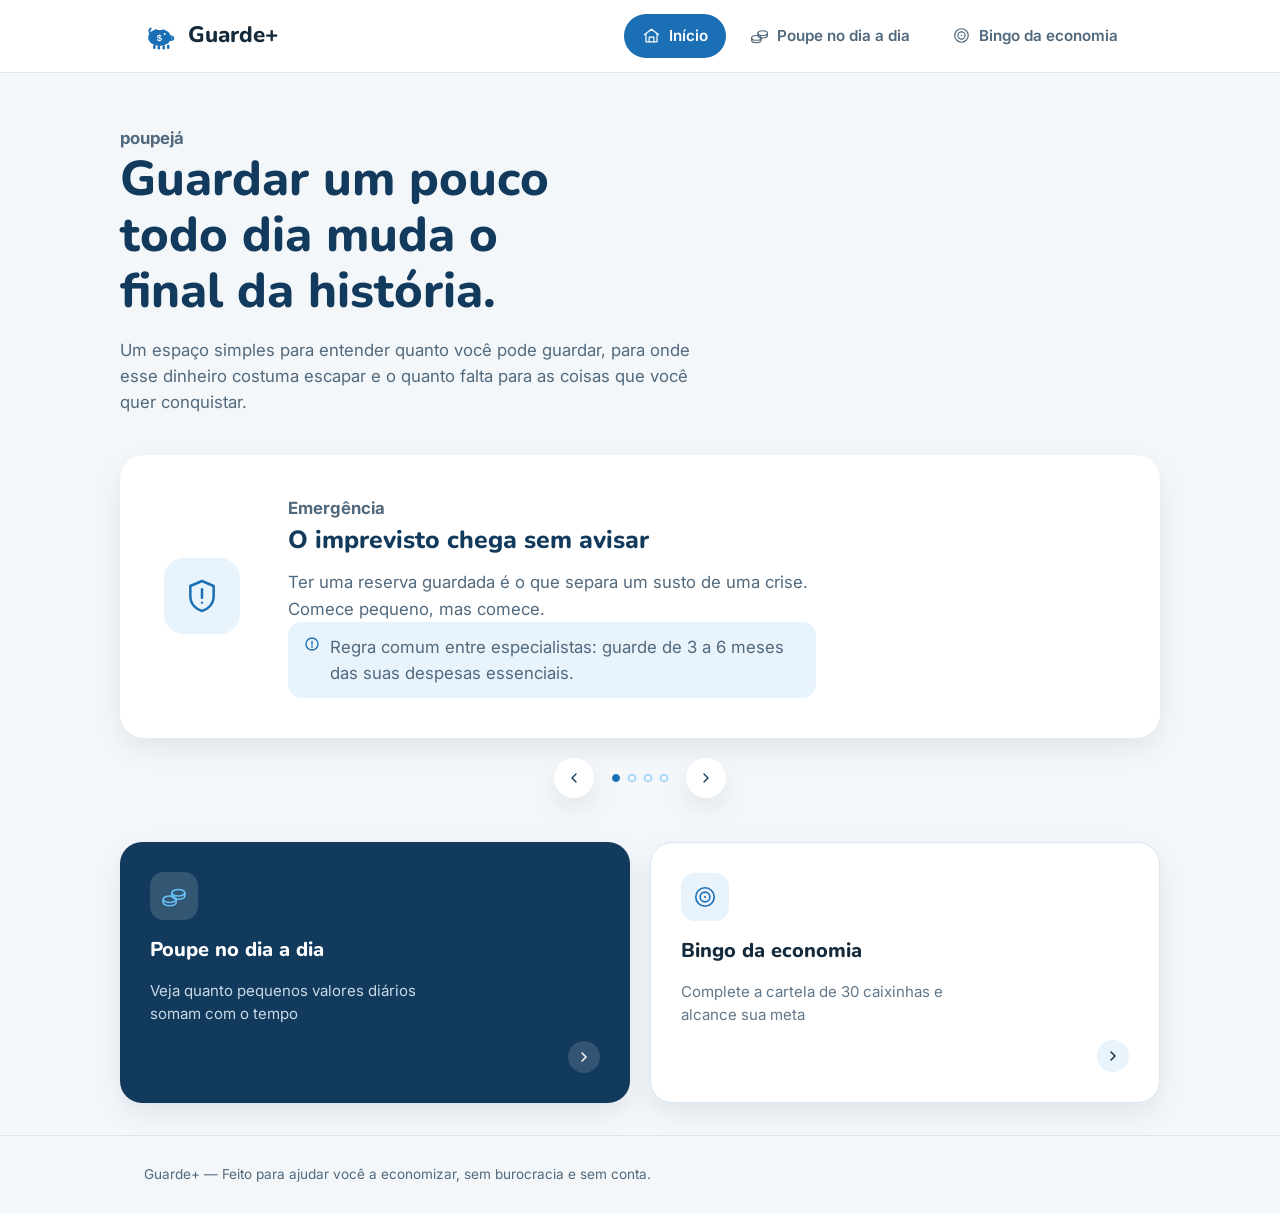
<file: index.html>
<!DOCTYPE html>
<html lang="pt-BR">
<head>
<meta charset="UTF-8" />
<meta name="viewport" content="width=device-width, initial-scale=1.0" />
<title>Guarde+ — Comece a economizar hoje</title>
<meta name="description" content="Um jeito simples de guardar dinheiro no dia a dia e acompanhar suas metas, sem precisar de conta." />
<link rel="stylesheet" href="style.css" />
</head>
<body>

<header class="topbar">
  <div class="topbar__inner">
    <a href="index.html" class="brand">
      <svg viewBox="0 0 24 24" fill="none" aria-hidden="true" style="color: var(--accent);">
        <path d="M4.6 10.2c-1.1-0.9-1.1-2.6 0.1-3.4" stroke="currentColor" stroke-width="1.4" stroke-linecap="round" fill="none"/>
        <path d="M6 8.4L9.2 7L8.2 11.4Z" fill="currentColor"/>
        <ellipse cx="11" cy="13" rx="8" ry="6" fill="currentColor"/>
        <ellipse cx="19" cy="13.6" rx="2.3" ry="1.9" fill="currentColor"/>
        <circle cx="19.7" cy="13.1" r="0.35" fill="#fff"/>
        <circle cx="19.7" cy="14.1" r="0.35" fill="#fff"/>
        <circle cx="14.6" cy="10.6" r="0.7" fill="#fff"/>
        <rect x="9" y="6.6" width="4" height="1.1" rx="0.55" fill="#fff"/>
        <rect x="6.4" y="18.2" width="1.8" height="3" rx="0.9" fill="currentColor"/>
        <rect x="9.6" y="18.6" width="1.8" height="3" rx="0.9" fill="currentColor"/>
        <rect x="13" y="18.6" width="1.8" height="3" rx="0.9" fill="currentColor"/>
        <rect x="16.2" y="18.2" width="1.8" height="3" rx="0.9" fill="currentColor"/>
        <text x="10.8" y="15.4" font-family="Arial, sans-serif" font-size="6.6" font-weight="800" fill="#fff" text-anchor="middle">$</text>
      </svg>
      <span>Guarde+</span>
    </a>
    <nav class="nav" aria-label="Navegação principal">
      <a href="index.html" class="nav__link" aria-current="page">
        <svg viewBox="0 0 24 24" fill="none" stroke="currentColor" stroke-width="1.5" stroke-linecap="round" stroke-linejoin="round" aria-hidden="true">
          <path d="M3 11l9-7 9 7"/>
          <path d="M5 10v10h14V10"/>
          <path d="M9 20v-6h6v6"/>
        </svg>
        <span>Início</span>
      </a>
      <a href="poupe.html" class="nav__link">
        <svg viewBox="0 0 24 24" fill="none" stroke="currentColor" stroke-width="1.5" stroke-linecap="round" stroke-linejoin="round" aria-hidden="true">
          <ellipse cx="8" cy="15" rx="6" ry="3"/>
          <path d="M2 15v3c0 1.7 2.7 3 6 3s6-1.3 6-3v-3"/>
          <ellipse cx="16" cy="9" rx="6" ry="3"/>
          <path d="M10 9v3c0 1.7 2.7 3 6 3s6-1.3 6-3V9"/>
        </svg>
        <span>Poupe no dia a dia</span>
      </a>
      <a href="meta.html" class="nav__link">
        <svg viewBox="0 0 24 24" fill="none" stroke="currentColor" stroke-width="1.5" stroke-linecap="round" stroke-linejoin="round" aria-hidden="true">
          <circle cx="12" cy="12" r="8.5"/>
          <circle cx="12" cy="12" r="4.5"/>
          <circle cx="12" cy="12" r="1" fill="currentColor" stroke="none"/>
        </svg>
        <span>Bingo da economia</span>
      </a>
    </nav>
  </div>
</header>

<main>
  <section class="hero wrap">
    <p class="hero__eyebrow">poupejá</p>
    <h1>Guardar um pouco todo dia muda o final da história.</h1>
    <p>Um espaço simples para entender quanto você pode guardar, para onde esse dinheiro costuma escapar e o quanto falta para as coisas que você quer conquistar.</p>

    <div class="carousel" data-autoplay="true" aria-roledescription="carrossel" aria-label="Motivos para começar a guardar dinheiro">
      <div class="carousel__viewport">
        <div class="carousel__track">

          <div class="slide">
            <div class="slide__icon-wrap">
              <svg class="slide__icon" viewBox="0 0 24 24" fill="none" stroke="currentColor" stroke-width="1.5" stroke-linecap="round" stroke-linejoin="round" aria-hidden="true">
                <path d="M12 3l7 3v6c0 5-3.5 8-7 9-3.5-1-7-4-7-9V6l7-3z"/>
                <path d="M12 8v5"/>
                <circle cx="12" cy="16" r="0.7" fill="currentColor" stroke="none"/>
              </svg>
            </div>
            <div>
              <p class="slide__tag">Emergência</p>
              <h2>O imprevisto chega sem avisar</h2>
              <p>Ter uma reserva guardada é o que separa um susto de uma crise. Comece pequeno, mas comece.</p>
              <p class="slide__fact">
                <svg viewBox="0 0 24 24" fill="none" stroke="currentColor" stroke-width="2" stroke-linecap="round" stroke-linejoin="round" aria-hidden="true"><circle cx="12" cy="12" r="9"/><path d="M12 8v5"/><circle cx="12" cy="16" r="0.5" fill="currentColor"/></svg>
                Regra comum entre especialistas: guarde de 3 a 6 meses das suas despesas essenciais.
              </p>
            </div>
          </div>

          <div class="slide">
            <div class="slide__icon-wrap">
              <svg class="slide__icon" viewBox="0 0 24 24" fill="none" stroke="currentColor" stroke-width="1.5" stroke-linecap="round" stroke-linejoin="round" aria-hidden="true">
                <path d="M12 20s-7-4.3-9.3-8.7C1.5 8 2 4.6 5 3.5 7 2.7 9 3.5 10 5c0 0 .8 1 2 1s2-1 2-1c1-1.5 3-2.3 5-1.5 3 1.1 3.5 4.5 2.3 7.5C19 15.7 12 20 12 20z"/>
              </svg>
            </div>
            <div>
              <p class="slide__tag">Saúde</p>
              <h2>Cuidar de você também é planejar</h2>
              <p>Uma consulta, um exame, um remédio fora do plano. Uma reserva de saúde evita que isso vire um problema maior.</p>
              <p class="slide__fact">
                <svg viewBox="0 0 24 24" fill="none" stroke="currentColor" stroke-width="2" stroke-linecap="round" stroke-linejoin="round" aria-hidden="true"><circle cx="12" cy="12" r="9"/><path d="M12 8v5"/><circle cx="12" cy="16" r="0.5" fill="currentColor"/></svg>
                Consultas e exames particulares costumam pesar justamente quando menos se espera.
              </p>
            </div>
          </div>

          <div class="slide">
            <div class="slide__icon-wrap">
              <svg class="slide__icon" viewBox="0 0 24 24" fill="none" stroke="currentColor" stroke-width="1.5" stroke-linecap="round" stroke-linejoin="round" aria-hidden="true">
                <path d="M22 2L11 13"/>
                <path d="M22 2l-7 20-4-9-9-4 20-7z"/>
              </svg>
            </div>
            <div>
              <p class="slide__tag">Viagens</p>
              <h2>A próxima viagem começa numa planilha</h2>
              <p>Passagem, hospedagem, passeios. Guardar um valor fixo todo mês transforma um sonho distante em data marcada.</p>
              <p class="slide__fact">
                <svg viewBox="0 0 24 24" fill="none" stroke="currentColor" stroke-width="2" stroke-linecap="round" stroke-linejoin="round" aria-hidden="true"><circle cx="12" cy="12" r="9"/><path d="M12 8v5"/><circle cx="12" cy="16" r="0.5" fill="currentColor"/></svg>
                Dica: divida o valor total da viagem pelos meses até a data e guarde esse valor fixo.
              </p>
            </div>
          </div>

          <div class="slide">
            <div class="slide__icon-wrap">
              <svg class="slide__icon" viewBox="0 0 24 24" fill="none" stroke="currentColor" stroke-width="1.5" stroke-linecap="round" stroke-linejoin="round" aria-hidden="true">
                <path d="M12 2l2.9 6.6 7.1.6-5.4 4.7 1.6 7-6.2-3.8L6 21l1.6-7L2.2 9.2l7.1-.6L12 2z"/>
              </svg>
            </div>
            <div>
              <p class="slide__tag">Sonhos e objetivos</p>
              <h2>Todo objetivo tem um valor e um prazo</h2>
              <p>Celular novo, curso, casa própria. Defina a meta e acompanhe o quanto falta, um passo por vez.</p>
              <p class="slide__fact">
                <svg viewBox="0 0 24 24" fill="none" stroke="currentColor" stroke-width="2" stroke-linecap="round" stroke-linejoin="round" aria-hidden="true"><circle cx="12" cy="12" r="9"/><path d="M12 8v5"/><circle cx="12" cy="16" r="0.5" fill="currentColor"/></svg>
                Metas com prazo definido são mais fáceis de acompanhar e de manter a motivação.
              </p>
            </div>
          </div>

        </div>
      </div>
      <div class="carousel__controls">
        <button type="button" class="carousel__btn" data-action="prev" aria-label="Item anterior">
          <svg width="16" height="16" viewBox="0 0 24 24" fill="none" stroke="currentColor" stroke-width="2" stroke-linecap="round" stroke-linejoin="round" aria-hidden="true"><path d="M15 18l-6-6 6-6"/></svg>
        </button>
        <div class="carousel__dots"></div>
        <button type="button" class="carousel__btn" data-action="next" aria-label="Próximo item">
          <svg width="16" height="16" viewBox="0 0 24 24" fill="none" stroke="currentColor" stroke-width="2" stroke-linecap="round" stroke-linejoin="round" aria-hidden="true"><path d="M9 18l6-6-6-6"/></svg>
        </button>
      </div>
    </div>

    <div class="cta-cards">
      <a href="poupe.html" class="cta-card cta-card--primary">
        <span class="cta-card__icon">
          <svg viewBox="0 0 24 24" fill="none" stroke="currentColor" stroke-width="1.5" stroke-linecap="round" stroke-linejoin="round" aria-hidden="true">
            <ellipse cx="8" cy="15" rx="6" ry="3"/>
            <path d="M2 15v3c0 1.7 2.7 3 6 3s6-1.3 6-3v-3"/>
            <ellipse cx="16" cy="9" rx="6" ry="3"/>
            <path d="M10 9v3c0 1.7 2.7 3 6 3s6-1.3 6-3V9"/>
          </svg>
        </span>
        <span class="cta-card__title">Poupe no dia a dia</span>
        <span class="cta-card__desc">Veja quanto pequenos valores diários somam com o tempo</span>
        <span class="cta-card__arrow">
          <svg viewBox="0 0 24 24" fill="none" stroke="currentColor" stroke-width="2.2" stroke-linecap="round" stroke-linejoin="round" aria-hidden="true"><path d="M9 18l6-6-6-6"/></svg>
        </span>
      </a>
      <a href="meta.html" class="cta-card cta-card--secondary">
        <span class="cta-card__icon">
          <svg viewBox="0 0 24 24" fill="none" stroke="currentColor" stroke-width="1.5" stroke-linecap="round" stroke-linejoin="round" aria-hidden="true">
            <circle cx="12" cy="12" r="8.5"/>
            <circle cx="12" cy="12" r="4.5"/>
            <circle cx="12" cy="12" r="1" fill="currentColor" stroke="none"/>
          </svg>
        </span>
        <span class="cta-card__title">Bingo da economia</span>
        <span class="cta-card__desc">Complete a cartela de 30 caixinhas e alcance sua meta</span>
        <span class="cta-card__arrow">
          <svg viewBox="0 0 24 24" fill="none" stroke="currentColor" stroke-width="2.2" stroke-linecap="round" stroke-linejoin="round" aria-hidden="true"><path d="M9 18l6-6-6-6"/></svg>
        </span>
      </a>
    </div>
  </section>
</main>

<footer class="footer">
  <div class="wrap">Guarde+ — Feito para ajudar você a economizar, sem burocracia e sem conta.</div>
</footer>

<script src="script.js"></script>
</body>
</html>
</file>
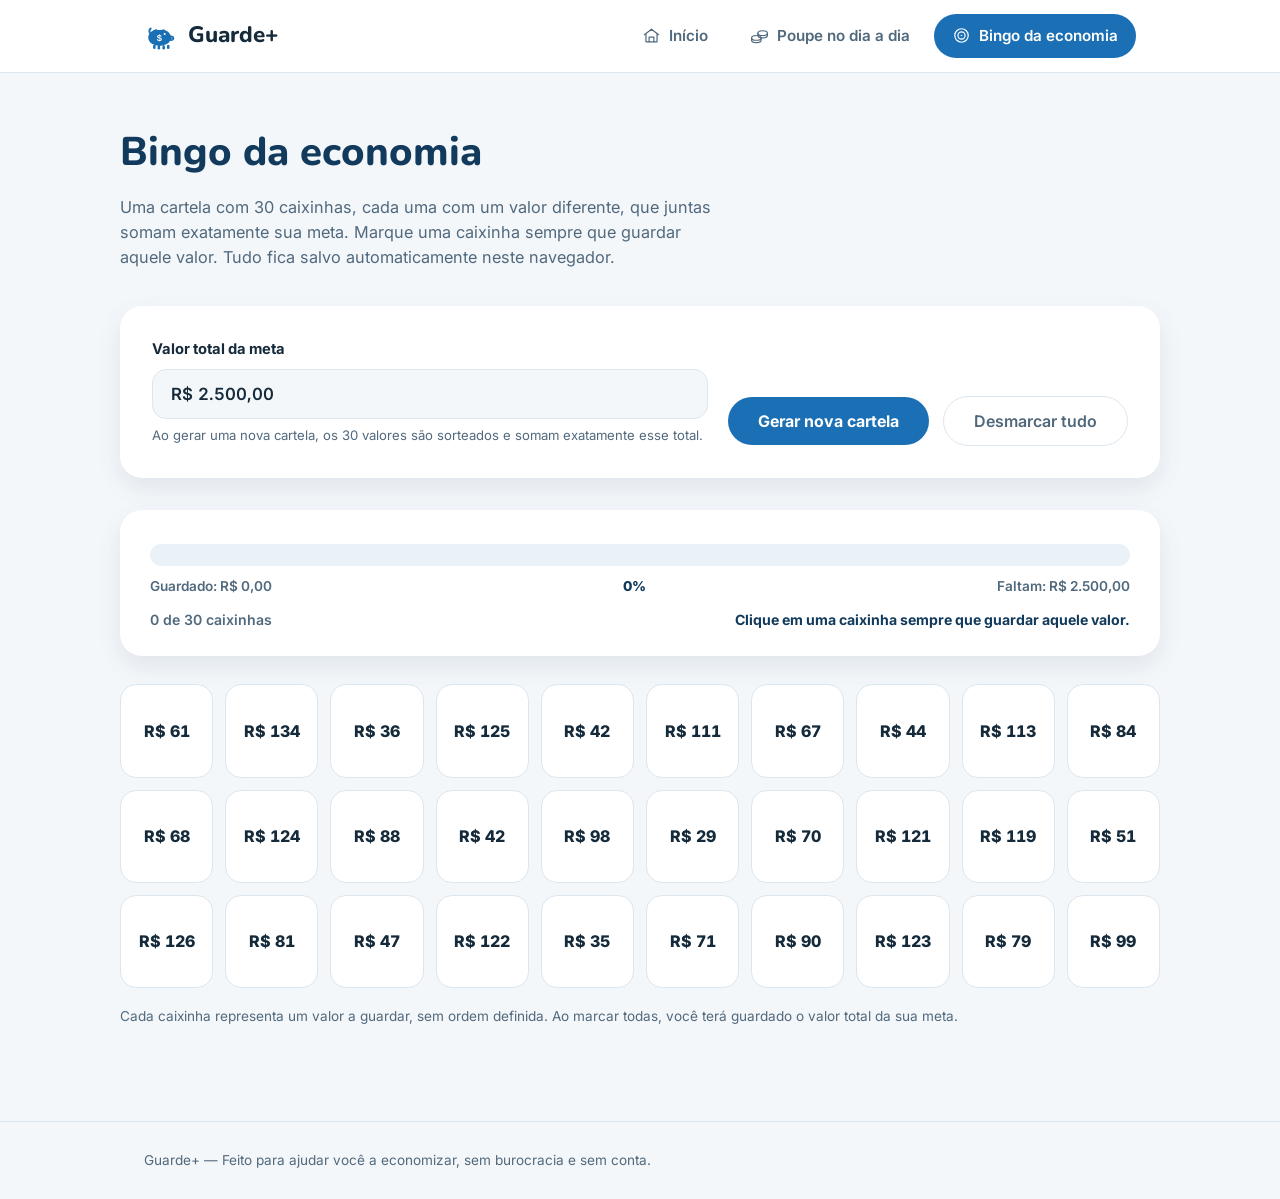
<file: meta.html>
<!DOCTYPE html>
<html lang="pt-BR">
<head>
<meta charset="UTF-8" />
<meta name="viewport" content="width=device-width, initial-scale=1.0" />
<title>Bingo da economia — Guarde+</title>
<meta name="description" content="Uma cartela de 30 caixinhas com valores diferentes que somam sua meta. Marque conforme for guardando." />
<link rel="stylesheet" href="style.css" />
</head>
<body>

<header class="topbar">
  <div class="topbar__inner">
    <a href="index.html" class="brand">
      <svg viewBox="0 0 24 24" fill="none" aria-hidden="true" style="color: var(--accent);">
        <path d="M4.6 10.2c-1.1-0.9-1.1-2.6 0.1-3.4" stroke="currentColor" stroke-width="1.4" stroke-linecap="round" fill="none"/>
        <path d="M6 8.4L9.2 7L8.2 11.4Z" fill="currentColor"/>
        <ellipse cx="11" cy="13" rx="8" ry="6" fill="currentColor"/>
        <ellipse cx="19" cy="13.6" rx="2.3" ry="1.9" fill="currentColor"/>
        <circle cx="19.7" cy="13.1" r="0.35" fill="#fff"/>
        <circle cx="19.7" cy="14.1" r="0.35" fill="#fff"/>
        <circle cx="14.6" cy="10.6" r="0.7" fill="#fff"/>
        <rect x="9" y="6.6" width="4" height="1.1" rx="0.55" fill="#fff"/>
        <rect x="6.4" y="18.2" width="1.8" height="3" rx="0.9" fill="currentColor"/>
        <rect x="9.6" y="18.6" width="1.8" height="3" rx="0.9" fill="currentColor"/>
        <rect x="13" y="18.6" width="1.8" height="3" rx="0.9" fill="currentColor"/>
        <rect x="16.2" y="18.2" width="1.8" height="3" rx="0.9" fill="currentColor"/>
        <text x="10.8" y="15.4" font-family="Arial, sans-serif" font-size="6.6" font-weight="800" fill="#fff" text-anchor="middle">$</text>
      </svg>
      <span>Guarde+</span>
    </a>
    <nav class="nav" aria-label="Navegação principal">
      <a href="index.html" class="nav__link">
        <svg viewBox="0 0 24 24" fill="none" stroke="currentColor" stroke-width="1.5" stroke-linecap="round" stroke-linejoin="round" aria-hidden="true">
          <path d="M3 11l9-7 9 7"/>
          <path d="M5 10v10h14V10"/>
          <path d="M9 20v-6h6v6"/>
        </svg>
        <span>Início</span>
      </a>
      <a href="poupe.html" class="nav__link">
        <svg viewBox="0 0 24 24" fill="none" stroke="currentColor" stroke-width="1.5" stroke-linecap="round" stroke-linejoin="round" aria-hidden="true">
          <ellipse cx="8" cy="15" rx="6" ry="3"/>
          <path d="M2 15v3c0 1.7 2.7 3 6 3s6-1.3 6-3v-3"/>
          <ellipse cx="16" cy="9" rx="6" ry="3"/>
          <path d="M10 9v3c0 1.7 2.7 3 6 3s6-1.3 6-3V9"/>
        </svg>
        <span>Poupe no dia a dia</span>
      </a>
      <a href="meta.html" class="nav__link" aria-current="page">
        <svg viewBox="0 0 24 24" fill="none" stroke="currentColor" stroke-width="1.5" stroke-linecap="round" stroke-linejoin="round" aria-hidden="true">
          <circle cx="12" cy="12" r="8.5"/>
          <circle cx="12" cy="12" r="4.5"/>
          <circle cx="12" cy="12" r="1" fill="currentColor" stroke="none"/>
        </svg>
        <span>Bingo da economia</span>
      </a>
    </nav>
  </div>
</header>

<main>
  <section class="section wrap">
    <div class="section__head">
      <h1>Bingo da economia</h1>
      <p>Uma cartela com 30 caixinhas, cada uma com um valor diferente, que juntas somam exatamente sua meta. Marque uma caixinha sempre que guardar aquele valor. Tudo fica salvo automaticamente neste navegador.</p>
    </div>

    <div class="panel">
      <div class="bingo-controls">
        <div class="field">
          <label for="bingoTarget">Valor total da meta</label>
          <input type="text" id="bingoTarget" name="bingoTarget" inputmode="numeric" autocomplete="off" placeholder="R$ 0,00" />
          <span class="field__hint">Ao gerar uma nova cartela, os 30 valores são sorteados e somam exatamente esse total.</span>
        </div>
        <div class="form-actions">
          <button type="button" id="bingoGerar" class="btn">Gerar nova cartela</button>
          <button type="button" id="bingoLimpar" class="btn btn--ghost">Desmarcar tudo</button>
        </div>
      </div>
    </div>

    <div class="bingo-progress" aria-live="polite">
      <div class="gauge">
        <div class="gauge__track">
          <div class="gauge__fill" id="bingoGaugeFill"></div>
        </div>
        <div class="gauge__meta">
          <span id="bingoGuardadoValor">Guardado: R$ 0,00</span>
          <span class="gauge__percent" id="bingoGaugePercent">0%</span>
          <span id="bingoRestanteValor">Faltam: R$ 0,00</span>
        </div>
      </div>
      <div class="bingo-progress__stats">
        <span id="bingoContagem">0 de 30 caixinhas</span>
        <strong id="bingoNota">Clique em uma caixinha sempre que guardar aquele valor.</strong>
      </div>
    </div>

    <div class="bingo-grid" id="bingoGrid" role="group" aria-label="Cartela de bingo da economia"></div>

    <p class="bingo-legend">Cada caixinha representa um valor a guardar, sem ordem definida. Ao marcar todas, você terá guardado o valor total da sua meta.</p>
  </section>
</main>

<footer class="footer">
  <div class="wrap">Guarde+ — Feito para ajudar você a economizar, sem burocracia e sem conta.</div>
</footer>

<script src="script.js"></script>
</body>
</html>
</file>
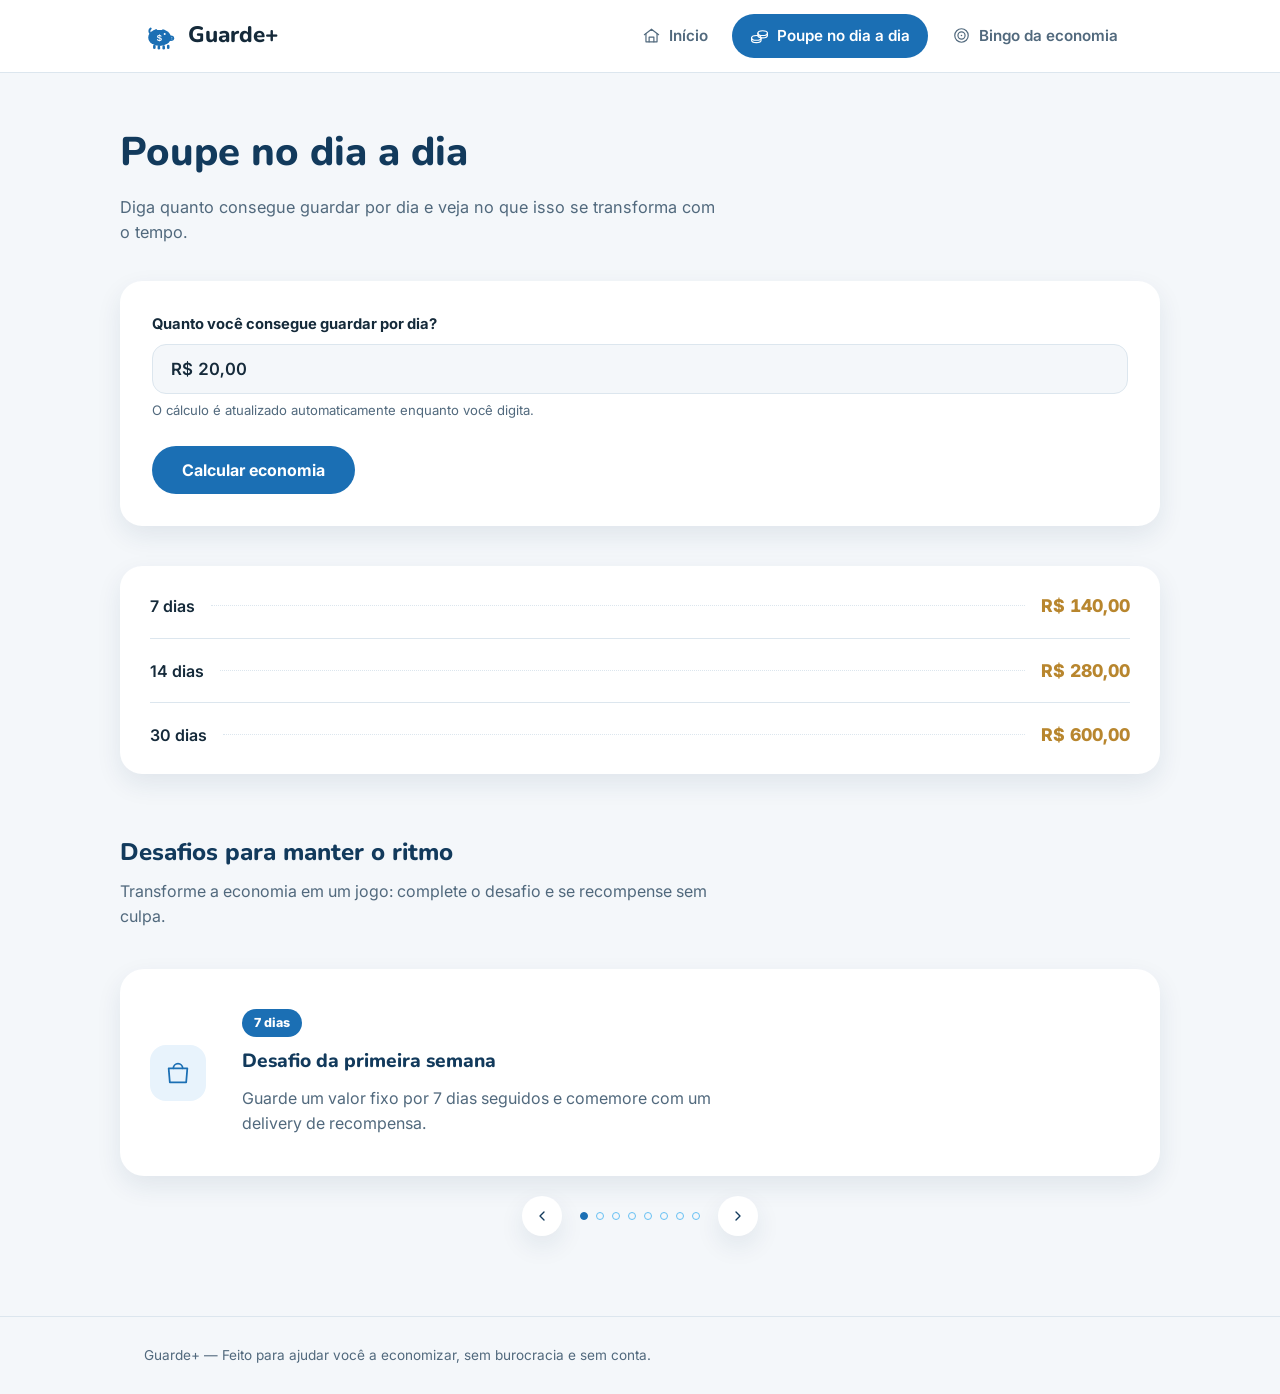
<file: poupe.html>
<!DOCTYPE html>
<html lang="pt-BR">
<head>
<meta charset="UTF-8" />
<meta name="viewport" content="width=device-width, initial-scale=1.0" />
<title>Poupe no dia a dia — Guarde+</title>
<meta name="description" content="Veja quanto pequenos valores guardados por dia representam em 7, 14 e 30 dias." />
<link rel="stylesheet" href="style.css" />
</head>
<body>

<header class="topbar">
  <div class="topbar__inner">
    <a href="index.html" class="brand">
      <svg viewBox="0 0 24 24" fill="none" aria-hidden="true" style="color: var(--accent);">
        <path d="M4.6 10.2c-1.1-0.9-1.1-2.6 0.1-3.4" stroke="currentColor" stroke-width="1.4" stroke-linecap="round" fill="none"/>
        <path d="M6 8.4L9.2 7L8.2 11.4Z" fill="currentColor"/>
        <ellipse cx="11" cy="13" rx="8" ry="6" fill="currentColor"/>
        <ellipse cx="19" cy="13.6" rx="2.3" ry="1.9" fill="currentColor"/>
        <circle cx="19.7" cy="13.1" r="0.35" fill="#fff"/>
        <circle cx="19.7" cy="14.1" r="0.35" fill="#fff"/>
        <circle cx="14.6" cy="10.6" r="0.7" fill="#fff"/>
        <rect x="9" y="6.6" width="4" height="1.1" rx="0.55" fill="#fff"/>
        <rect x="6.4" y="18.2" width="1.8" height="3" rx="0.9" fill="currentColor"/>
        <rect x="9.6" y="18.6" width="1.8" height="3" rx="0.9" fill="currentColor"/>
        <rect x="13" y="18.6" width="1.8" height="3" rx="0.9" fill="currentColor"/>
        <rect x="16.2" y="18.2" width="1.8" height="3" rx="0.9" fill="currentColor"/>
        <text x="10.8" y="15.4" font-family="Arial, sans-serif" font-size="6.6" font-weight="800" fill="#fff" text-anchor="middle">$</text>
      </svg>
      <span>Guarde+</span>
    </a>
    <nav class="nav" aria-label="Navegação principal">
      <a href="index.html" class="nav__link">
        <svg viewBox="0 0 24 24" fill="none" stroke="currentColor" stroke-width="1.5" stroke-linecap="round" stroke-linejoin="round" aria-hidden="true">
          <path d="M3 11l9-7 9 7"/>
          <path d="M5 10v10h14V10"/>
          <path d="M9 20v-6h6v6"/>
        </svg>
        <span>Início</span>
      </a>
      <a href="poupe.html" class="nav__link" aria-current="page">
        <svg viewBox="0 0 24 24" fill="none" stroke="currentColor" stroke-width="1.5" stroke-linecap="round" stroke-linejoin="round" aria-hidden="true">
          <ellipse cx="8" cy="15" rx="6" ry="3"/>
          <path d="M2 15v3c0 1.7 2.7 3 6 3s6-1.3 6-3v-3"/>
          <ellipse cx="16" cy="9" rx="6" ry="3"/>
          <path d="M10 9v3c0 1.7 2.7 3 6 3s6-1.3 6-3V9"/>
        </svg>
        <span>Poupe no dia a dia</span>
      </a>
      <a href="meta.html" class="nav__link">
        <svg viewBox="0 0 24 24" fill="none" stroke="currentColor" stroke-width="1.5" stroke-linecap="round" stroke-linejoin="round" aria-hidden="true">
          <circle cx="12" cy="12" r="8.5"/>
          <circle cx="12" cy="12" r="4.5"/>
          <circle cx="12" cy="12" r="1" fill="currentColor" stroke="none"/>
        </svg>
        <span>Bingo da economia</span>
      </a>
    </nav>
  </div>
</header>

<main>
  <section class="section wrap">
    <div class="section__head">
      <h1>Poupe no dia a dia</h1>
      <p>Diga quanto consegue guardar por dia e veja no que isso se transforma com o tempo.</p>
    </div>

    <form id="poupeForm" class="panel">
      <div class="field">
        <label for="dailyAmount">Quanto você consegue guardar por dia?</label>
        <input type="text" id="dailyAmount" name="dailyAmount" inputmode="numeric" autocomplete="off" placeholder="R$ 0,00" />
        <span class="field__hint">O cálculo é atualizado automaticamente enquanto você digita.</span>
      </div>
      <div class="form-actions">
        <button type="submit" class="btn">Calcular economia</button>
      </div>
    </form>

    <div class="ledger-table" id="savingsTable" aria-live="polite">
      <div class="ledger-table__row">
        <span class="ledger-table__period">7 dias</span>
        <span class="ledger-table__leader" aria-hidden="true"></span>
        <span class="ledger-table__value" data-days="7">R$ 0,00</span>
      </div>
      <div class="ledger-table__row">
        <span class="ledger-table__period">14 dias</span>
        <span class="ledger-table__leader" aria-hidden="true"></span>
        <span class="ledger-table__value" data-days="14">R$ 0,00</span>
      </div>
      <div class="ledger-table__row">
        <span class="ledger-table__period">30 dias</span>
        <span class="ledger-table__leader" aria-hidden="true"></span>
        <span class="ledger-table__value" data-days="30">R$ 0,00</span>
      </div>
    </div>

    <div class="impulse-head">
      <h2>Desafios para manter o ritmo</h2>
      <p>Transforme a economia em um jogo: complete o desafio e se recompense sem culpa.</p>
    </div>

    <div class="carousel carousel--small" data-autoplay="true" aria-roledescription="carrossel" aria-label="Desafios de economia">
      <div class="carousel__viewport">
        <div class="carousel__track">

          <div class="slide">
            <div class="slide__icon-wrap">
              <svg class="slide__icon" viewBox="0 0 24 24" fill="none" stroke="currentColor" stroke-width="1.5" stroke-linecap="round" stroke-linejoin="round" aria-hidden="true">
                <path d="M4 8h16l-1 12H5L4 8z"/>
                <path d="M8 8a4 4 0 0 1 8 0"/>
              </svg>
            </div>
            <div>
              <span class="slide__badge">7 dias</span>
              <h2>Desafio da primeira semana</h2>
              <p>Guarde um valor fixo por 7 dias seguidos e comemore com um delivery de recompensa.</p>
            </div>
          </div>

          <div class="slide">
            <div class="slide__icon-wrap">
              <svg class="slide__icon" viewBox="0 0 24 24" fill="none" stroke="currentColor" stroke-width="1.5" stroke-linecap="round" stroke-linejoin="round" aria-hidden="true">
                <rect x="4" y="10" width="16" height="9" rx="1.5"/>
                <path d="M4 10h16"/>
                <path d="M12 10v9"/>
                <path d="M12 10c-1.5-3-5-3-5 0"/>
                <path d="M12 10c1.5-3 5-3 5 0"/>
              </svg>
            </div>
            <div>
              <span class="slide__badge">14 dias</span>
              <h2>Desafio da quinzena</h2>
              <p>Complete 14 dias guardando dinheiro e presenteie-se com algo pequeno que você queria.</p>
            </div>
          </div>

          <div class="slide">
            <div class="slide__icon-wrap">
              <svg class="slide__icon" viewBox="0 0 24 24" fill="none" stroke="currentColor" stroke-width="1.5" stroke-linecap="round" stroke-linejoin="round" aria-hidden="true">
                <path d="M12 2l2.9 6.6 7.1.6-5.4 4.7 1.6 7-6.2-3.8L6 21l1.6-7L2.2 9.2l7.1-.6L12 2z"/>
              </svg>
            </div>
            <div>
              <span class="slide__badge">30 dias</span>
              <h2>Desafio do mês fechado</h2>
              <p>Feche o ciclo de 30 dias guardando todo dia e celebre a conquista com algo especial, sem culpa.</p>
            </div>
          </div>

          <div class="slide">
            <div class="slide__icon-wrap">
              <svg class="slide__icon" viewBox="0 0 24 24" fill="none" stroke="currentColor" stroke-width="1.5" stroke-linecap="round" stroke-linejoin="round" aria-hidden="true">
                <path d="M12 2c1 3-2 4-2 7a4 4 0 0 0 8 0c0-1-.5-2-1-3 1 0 2 2 2 5a6 6 0 0 1-12 0c0-4 3-5 5-9z"/>
              </svg>
            </div>
            <div>
              <span class="slide__badge">Sequência</span>
              <h2>Não quebre a corrente</h2>
              <p>Quanto mais dias seguidos você guardar, maior fica sua reserva. Marque no calendário e não deixe nenhum dia passar em branco.</p>
            </div>
          </div>

          <div class="slide">
            <div class="slide__icon-wrap">
              <svg class="slide__icon" viewBox="0 0 24 24" fill="none" stroke="currentColor" stroke-width="1.5" stroke-linecap="round" stroke-linejoin="round" aria-hidden="true">
                <path d="M4 8h16l-1 12H5L4 8z"/>
                <path d="M8 8a4 4 0 0 1 8 0"/>
              </svg>
            </div>
            <div>
              <span class="slide__badge">Delivery</span>
              <h2>Desafio sem delivery</h2>
              <p>Passe 7 dias sem pedir comida por aplicativo e guarde exatamente o que você deixou de gastar.</p>
            </div>
          </div>

          <div class="slide">
            <div class="slide__icon-wrap">
              <svg class="slide__icon" viewBox="0 0 24 24" fill="none" stroke="currentColor" stroke-width="1.5" stroke-linecap="round" stroke-linejoin="round" aria-hidden="true">
                <circle cx="12" cy="12" r="8"/>
                <circle cx="12" cy="12" r="3.2"/>
              </svg>
            </div>
            <div>
              <span class="slide__badge">Troco</span>
              <h2>Desafio do troco guardado</h2>
              <p>Sempre que pagar em dinheiro, guarde o troco numa caixinha à parte. No fim do mês, conte quanto juntou.</p>
            </div>
          </div>

          <div class="slide">
            <div class="slide__icon-wrap">
              <svg class="slide__icon" viewBox="0 0 24 24" fill="none" stroke="currentColor" stroke-width="1.5" stroke-linecap="round" stroke-linejoin="round" aria-hidden="true">
                <rect x="3" y="5" width="18" height="16" rx="2"/>
                <path d="M3 10h18"/>
                <path d="M8 3v4M16 3v4"/>
              </svg>
            </div>
            <div>
              <span class="slide__badge">Fim de semana</span>
              <h2>Desafio do fim de semana dobrado</h2>
              <p>De segunda a sexta, guarde seu valor normal. No sábado e no domingo, tente guardar o dobro.</p>
            </div>
          </div>

          <div class="slide">
            <div class="slide__icon-wrap">
              <svg class="slide__icon" viewBox="0 0 24 24" fill="none" stroke="currentColor" stroke-width="1.5" stroke-linecap="round" stroke-linejoin="round" aria-hidden="true">
                <circle cx="12" cy="12" r="9"/>
                <path d="M12 7v5l3.5 2"/>
              </svg>
            </div>
            <div>
              <span class="slide__badge">24 horas</span>
              <h2>Desafio das 24 horas</h2>
              <p>Antes de qualquer compra por impulso, espere 24 horas. Se ainda quiser, compre. Se não, guarde o valor.</p>
            </div>
          </div>

        </div>
      </div>
      <div class="carousel__controls">
        <button type="button" class="carousel__btn" data-action="prev" aria-label="Item anterior">
          <svg width="16" height="16" viewBox="0 0 24 24" fill="none" stroke="currentColor" stroke-width="2" stroke-linecap="round" stroke-linejoin="round" aria-hidden="true"><path d="M15 18l-6-6 6-6"/></svg>
        </button>
        <div class="carousel__dots"></div>
        <button type="button" class="carousel__btn" data-action="next" aria-label="Próximo item">
          <svg width="16" height="16" viewBox="0 0 24 24" fill="none" stroke="currentColor" stroke-width="2" stroke-linecap="round" stroke-linejoin="round" aria-hidden="true"><path d="M9 18l6-6-6-6"/></svg>
        </button>
      </div>
    </div>
  </section>
</main>

<footer class="footer">
  <div class="wrap">Guarde+ — Feito para ajudar você a economizar, sem burocracia e sem conta.</div>
</footer>

<script src="script.js"></script>
</body>
</html>
</file>
<file: style.css>
@import url('https://fonts.googleapis.com/css2?family=Nunito:wght@500;700;800&family=Inter:wght@400;500;600;700&display=swap');

:root {
  --ink: #152A3A;
  --ink-soft: #51697D;
  --bg: #F4F7FA;
  --surface: #FFFFFF;
  --surface-2: #EAF2F8;
  --line: #DCE6EE;

  --accent: #1B6FB4;
  --accent-dark: #123A5C;
  --accent-light: #66C0F4;
  --accent-soft: #E8F3FC;

  --gold: #B8862E;
  --alert: #C1573E;

  --display: 'Nunito', -apple-system, 'Segoe UI', Roboto, Arial, sans-serif;
  --sans: 'Inter', -apple-system, 'Segoe UI', Roboto, Arial, sans-serif;

  --shadow: 0 10px 26px rgba(18, 58, 92, 0.09);
  --shadow-hover: 0 16px 34px rgba(18, 58, 92, 0.16);

  --max: 1040px;
}

* { box-sizing: border-box; }

html { scroll-behavior: smooth; }

body {
  margin: 0;
  background: var(--bg);
  color: var(--ink);
  font-family: var(--sans);
  line-height: 1.55;
  -webkit-font-smoothing: antialiased;
}

img, svg { display: block; }

a { color: inherit; }

button { font-family: inherit; cursor: pointer; }

:focus-visible {
  outline: 2px solid var(--accent);
  outline-offset: 3px;
}

.tabular { font-variant-numeric: tabular-nums; }

.wrap {
  max-width: var(--max);
  margin: 0 auto;
  padding: 0 24px;
}

/* ---------- Top bar ---------- */

.topbar {
  border-bottom: 1px solid var(--line);
  background: var(--surface);
  position: sticky;
  top: 0;
  z-index: 20;
}

.topbar__inner {
  max-width: var(--max);
  margin: 0 auto;
  padding: 14px 24px;
  display: flex;
  align-items: center;
  justify-content: space-between;
  gap: 24px;
  flex-wrap: wrap;
}

.brand {
  display: flex;
  align-items: center;
  gap: 10px;
  text-decoration: none;
  color: var(--ink);
  font-family: var(--display);
  font-size: 1.4rem;
  font-weight: 800;
}

.brand svg { width: 34px; height: 34px; flex: none; }

.nav {
  display: flex;
  gap: 6px;
  flex-wrap: wrap;
}

.nav__link {
  display: flex;
  align-items: center;
  gap: 8px;
  text-decoration: none;
  color: var(--ink-soft);
  font-size: 0.95rem;
  font-weight: 600;
  padding: 10px 18px;
  border-radius: 999px;
}

.nav__link svg { width: 19px; height: 19px; flex: none; }

.nav__link:hover { color: var(--accent); background: var(--accent-soft); }

.nav__link[aria-current="page"] {
  color: #fff;
  background: var(--accent);
}

/* ---------- Hero ---------- */

.hero { padding: 52px 0 32px; }

.hero__eyebrow {
  font-size: 0.9rem;
  font-weight: 700;
  color: var(--accent);
  margin: 0 0 12px;
}

.hero h1 {
  font-family: var(--display);
  font-weight: 800;
  font-size: clamp(2rem, 4.2vw, 3.05rem);
  line-height: 1.15;
  max-width: 15ch;
  margin: 0 0 18px;
  color: var(--accent-dark);
}

.hero p {
  max-width: 52ch;
  color: var(--ink-soft);
  font-size: 1.05rem;
  margin: 0;
}

/* ---------- Carousel ---------- */

.carousel { margin-top: 40px; position: relative; }

.carousel__viewport {
  overflow: hidden;
  border-radius: 24px;
  background: var(--surface);
  box-shadow: var(--shadow);
}

.carousel__track {
  display: flex;
  transition: transform 0.5s cubic-bezier(.65,.05,.36,1);
}

.slide {
  flex: 0 0 100%;
  display: grid;
  grid-template-columns: 96px 1fr;
  gap: 28px;
  align-items: center;
  padding: 40px 44px;
  min-height: 220px;
}

.slide__icon-wrap {
  width: 76px;
  height: 76px;
  border-radius: 20px;
  background: var(--accent-soft);
  display: grid;
  place-items: center;
}

.slide__icon { width: 40px; height: 40px; color: var(--accent); }

.slide__tag {
  font-size: 0.85rem;
  font-weight: 700;
  color: var(--accent);
  margin: 0 0 8px;
}

.slide h2 {
  font-family: var(--display);
  font-weight: 800;
  font-size: 1.55rem;
  margin: 0 0 10px;
  color: var(--accent-dark);
}

.slide p { margin: 0; color: var(--ink-soft); max-width: 48ch; }

.slide__extra {
  display: block;
  margin-top: 12px !important;
  padding: 10px 14px;
  background: var(--accent-soft);
  border-radius: 12px;
  color: var(--accent-dark) !important;
  font-size: 0.88rem !important;
  font-weight: 600;
}

.carousel__controls {
  display: flex;
  align-items: center;
  justify-content: center;
  gap: 18px;
  margin-top: 20px;
}

.carousel__btn {
  border: none;
  background: var(--surface);
  box-shadow: var(--shadow);
  width: 40px;
  height: 40px;
  border-radius: 50%;
  display: grid;
  place-items: center;
  color: var(--accent-dark);
}

.carousel__btn:hover { background: var(--accent-soft); color: var(--accent); }

.carousel__dots { display: flex; gap: 8px; }

.carousel__dots button {
  width: 8px;
  height: 8px;
  border-radius: 50%;
  border: 1px solid var(--accent-light);
  background: transparent;
  padding: 0;
}

.carousel__dots button[aria-current="true"] {
  background: var(--accent);
  border-color: var(--accent);
}

.carousel--small .slide {
  grid-template-columns: 64px 1fr;
  padding: 28px 30px;
  min-height: 160px;
}

.carousel--small .slide__icon-wrap { width: 56px; height: 56px; border-radius: 16px; }
.carousel--small .slide__icon { width: 28px; height: 28px; }
.carousel--small .slide h2 { font-size: 1.2rem; }

/* ---------- CTA cards (Poupe / Meta shortcuts on Home) ---------- */

.cta-cards {
  margin-top: 44px;
  display: grid;
  grid-template-columns: 1fr 1fr;
  gap: 20px;
}

.cta-card {
  display: flex;
  flex-direction: column;
  gap: 14px;
  padding: 30px;
  border-radius: 22px;
  text-decoration: none;
  box-shadow: var(--shadow);
  transition: transform 0.15s ease, box-shadow 0.15s ease;
  min-height: 190px;
}

.cta-card:hover { transform: translateY(-4px); box-shadow: var(--shadow-hover); }

.cta-card--primary { background: var(--accent-dark); color: #fff; }
.cta-card--secondary { background: var(--surface); color: var(--ink); border: 1px solid var(--line); }

.cta-card__icon {
  width: 48px;
  height: 48px;
  border-radius: 14px;
  display: grid;
  place-items: center;
}

.cta-card--primary .cta-card__icon { background: rgba(255,255,255,0.14); color: var(--accent-light); }
.cta-card--secondary .cta-card__icon { background: var(--accent-soft); color: var(--accent); }

.cta-card__icon svg { width: 26px; height: 26px; }

.cta-card__title {
  font-family: var(--display);
  font-weight: 800;
  font-size: 1.25rem;
}

.cta-card__desc {
  font-size: 0.94rem;
  max-width: 34ch;
  opacity: 0.9;
}

.cta-card--primary .cta-card__desc { color: #DCEBF7; }
.cta-card--secondary .cta-card__desc { color: var(--ink-soft); }

.cta-card__arrow {
  margin-top: auto;
  align-self: flex-end;
  width: 32px;
  height: 32px;
  border-radius: 50%;
  display: grid;
  place-items: center;
}

.cta-card--primary .cta-card__arrow { background: rgba(255,255,255,0.14); }
.cta-card--secondary .cta-card__arrow { background: var(--accent-soft); }

.cta-card__arrow svg { width: 16px; height: 16px; }

/* ---------- Section shell ---------- */

.section { padding: 48px 0 80px; }

.section__head { max-width: 60ch; margin-bottom: 36px; }

.section__head h1 {
  font-family: var(--display);
  font-weight: 800;
  font-size: clamp(1.8rem, 3.4vw, 2.5rem);
  margin: 0 0 12px;
  color: var(--accent-dark);
}

.section__head p { color: var(--ink-soft); margin: 0; font-size: 1.02rem; }

/* ---------- Form panel ---------- */

.panel {
  background: var(--surface);
  border-radius: 22px;
  box-shadow: var(--shadow);
  padding: 32px;
}

.field { margin-bottom: 20px; }

.field label {
  display: block;
  font-size: 0.92rem;
  font-weight: 700;
  margin-bottom: 8px;
  color: var(--ink);
}

.field__hint {
  display: block;
  font-size: 0.82rem;
  color: var(--ink-soft);
  font-weight: 400;
  margin-top: 6px;
}

input[type="text"] {
  width: 100%;
  border: 1.5px solid var(--line);
  background: var(--bg);
  padding: 14px 18px;
  font-family: var(--sans);
  font-size: 1.05rem;
  font-weight: 600;
  font-variant-numeric: tabular-nums;
  color: var(--ink);
  border-radius: 14px;
}

input[type="text"].field--name { font-weight: 500; font-size: 1rem; }

input::placeholder { color: var(--ink-soft); opacity: 0.6; font-weight: 500; }

input:focus { border-color: var(--accent); background: var(--surface); }

.btn {
  display: inline-block;
  border: none;
  background: var(--accent);
  color: #fff;
  padding: 14px 30px;
  font-size: 1rem;
  font-weight: 700;
  border-radius: 999px;
}

.btn:hover { background: var(--accent-dark); }

.btn--ghost {
  background: transparent;
  color: var(--ink-soft);
  border: 1.5px solid var(--line);
  font-weight: 600;
}

.btn--ghost:hover { color: var(--accent-dark); border-color: var(--accent-light); }

.form-actions {
  display: flex;
  align-items: center;
  gap: 14px;
  margin-top: 26px;
  flex-wrap: wrap;
}

/* ---------- Ledger-style results table ---------- */

.ledger-table {
  margin-top: 40px;
  background: var(--surface);
  border-radius: 22px;
  box-shadow: var(--shadow);
  padding: 8px 30px;
}

.ledger-table__row {
  display: flex;
  align-items: baseline;
  gap: 16px;
  padding: 18px 0;
  border-bottom: 1px solid var(--line);
}

.ledger-table__row:last-child { border-bottom: none; }

.ledger-table__period { font-size: 1rem; font-weight: 600; white-space: nowrap; }

.ledger-table__leader {
  flex: 1;
  border-bottom: 1px dotted var(--line);
  transform: translateY(-6px);
}

.ledger-table__value {
  font-weight: 800;
  font-variant-numeric: tabular-nums;
  color: var(--gold);
  white-space: nowrap;
  font-size: 1.1rem;
}

/* ---------- Gauge / progress ---------- */

.gauge { margin-top: 8px; }

.gauge__track {
  position: relative;
  height: 22px;
  border-radius: 999px;
  background: var(--surface-2);
  overflow: hidden;
}

.gauge__fill {
  position: absolute;
  left: 0;
  top: 0;
  bottom: 0;
  height: 100%;
  border-radius: 999px;
  background: linear-gradient(90deg, var(--accent-light), var(--accent));
  width: 0%;
  transition: width 0.6s ease;
}

.gauge__meta {
  display: flex;
  justify-content: space-between;
  margin-top: 10px;
  font-size: 0.85rem;
  font-weight: 600;
  color: var(--ink-soft);
}

.gauge__percent { font-weight: 800; color: var(--accent-dark); }

/* ---------- Result block ---------- */

.result { margin-top: 36px; padding-top: 32px; border-top: 1px solid var(--line); }

.result[hidden] { display: none; }

.result__figures {
  display: grid;
  grid-template-columns: 1fr 1fr;
  gap: 20px;
  margin-bottom: 28px;
}

.result__figure {
  background: var(--surface);
  border-radius: 18px;
  box-shadow: var(--shadow);
  padding: 20px 22px;
}

.result__figure span { display: block; font-size: 0.85rem; color: var(--ink-soft); margin-bottom: 6px; font-weight: 600; }

.result__figure strong {
  font-size: 1.55rem;
  color: var(--accent-dark);
  font-weight: 800;
  font-variant-numeric: tabular-nums;
}

.result__note {
  margin-top: 20px;
  background: var(--accent-soft);
  border-radius: 16px;
  padding: 16px 20px;
  font-size: 0.98rem;
  font-weight: 500;
  color: var(--accent-dark);
}

.result__note--alert { background: #FBEAE5; color: var(--alert); }

/* ---------- Challenges intro (Poupe page) ---------- */

.impulse-head { margin-top: 60px; max-width: 60ch; }

.impulse-head h2 {
  font-family: var(--display);
  font-weight: 800;
  font-size: 1.5rem;
  margin: 0 0 8px;
  color: var(--accent-dark);
}

.impulse-head p { color: var(--ink-soft); margin: 0; }

.slide__fact {
  margin: 14px 0 0;
  display: flex;
  align-items: flex-start;
  gap: 10px;
  background: var(--accent-soft);
  border-radius: 14px;
  padding: 12px 16px;
  font-size: 0.88rem;
  color: var(--accent-dark);
  max-width: 44ch;
}

.slide__fact svg {
  width: 16px;
  height: 16px;
  flex: none;
  margin-top: 2px;
  color: var(--accent);
}

.slide__badge {
  display: inline-block;
  font-size: 0.78rem;
  font-weight: 800;
  color: #fff;
  background: var(--accent);
  padding: 4px 12px;
  border-radius: 999px;
  margin-bottom: 10px;
}

/* ---------- Bingo da economia ---------- */

.bingo-controls {
  display: grid;
  grid-template-columns: 1fr auto;
  gap: 20px;
  align-items: end;
}

.bingo-controls .field { margin-bottom: 0; }

.bingo-controls .form-actions { margin-top: 0; }

.bingo-progress {
  margin-top: 32px;
  background: var(--surface);
  border-radius: 22px;
  box-shadow: var(--shadow);
  padding: 26px 30px;
}

.bingo-progress__stats {
  display: flex;
  justify-content: space-between;
  gap: 12px;
  margin-top: 12px;
  font-size: 0.88rem;
  font-weight: 600;
  color: var(--ink-soft);
  flex-wrap: wrap;
}

.bingo-progress__stats strong { color: var(--accent-dark); }

.bingo-grid {
  margin-top: 28px;
  display: grid;
  grid-template-columns: repeat(auto-fill, minmax(84px, 1fr));
  gap: 12px;
}

.bingo-cell {
  position: relative;
  aspect-ratio: 1 / 1;
  display: grid;
  place-items: center;
  border: 1.5px solid var(--line);
  background: var(--surface);
  border-radius: 16px;
  font-family: var(--sans);
  font-weight: 800;
  font-size: clamp(0.8rem, 2.2vw, 1rem);
  font-variant-numeric: tabular-nums;
  color: var(--ink);
  transition: transform 0.12s ease, background 0.15s ease, color 0.15s ease, border-color 0.15s ease;
}

.bingo-cell:hover { border-color: var(--accent-light); transform: translateY(-2px); }

.bingo-cell.is-checked {
  background: linear-gradient(135deg, var(--accent-light), var(--accent));
  border-color: transparent;
  color: #fff;
}

.bingo-cell.is-checked::after {
  content: "✓";
  position: absolute;
  top: 4px;
  right: 7px;
  font-size: 0.75rem;
  font-weight: 800;
  color: #fff;
  opacity: 0.9;
}

.bingo-legend {
  margin-top: 18px;
  font-size: 0.85rem;
  color: var(--ink-soft);
}

@media (max-width: 640px) {
  .bingo-controls { grid-template-columns: 1fr; }
  .bingo-grid { grid-template-columns: repeat(auto-fill, minmax(68px, 1fr)); gap: 8px; }
}

/* ---------- Footer ---------- */

.footer { border-top: 1px solid var(--line); padding: 28px 0; color: var(--ink-soft); font-size: 0.85rem; }

/* ---------- Responsive ---------- */

@media (max-width: 720px) {
  .slide { grid-template-columns: 1fr; text-align: left; padding: 30px 26px; }
  .cta-cards { grid-template-columns: 1fr; }
  .result__figures { grid-template-columns: 1fr; }
  .nav__link span { display: none; }
  .nav__link { padding: 10px 14px; }
  .nav__link svg { width: 22px; height: 22px; }
  .ledger-table { padding: 6px 20px; }
}

@media (prefers-reduced-motion: reduce) {
  .carousel__track { transition: none; }
  .gauge__fill { transition: none; }
  .cta-card { transition: none; }
  html { scroll-behavior: auto; }
}
</file>
